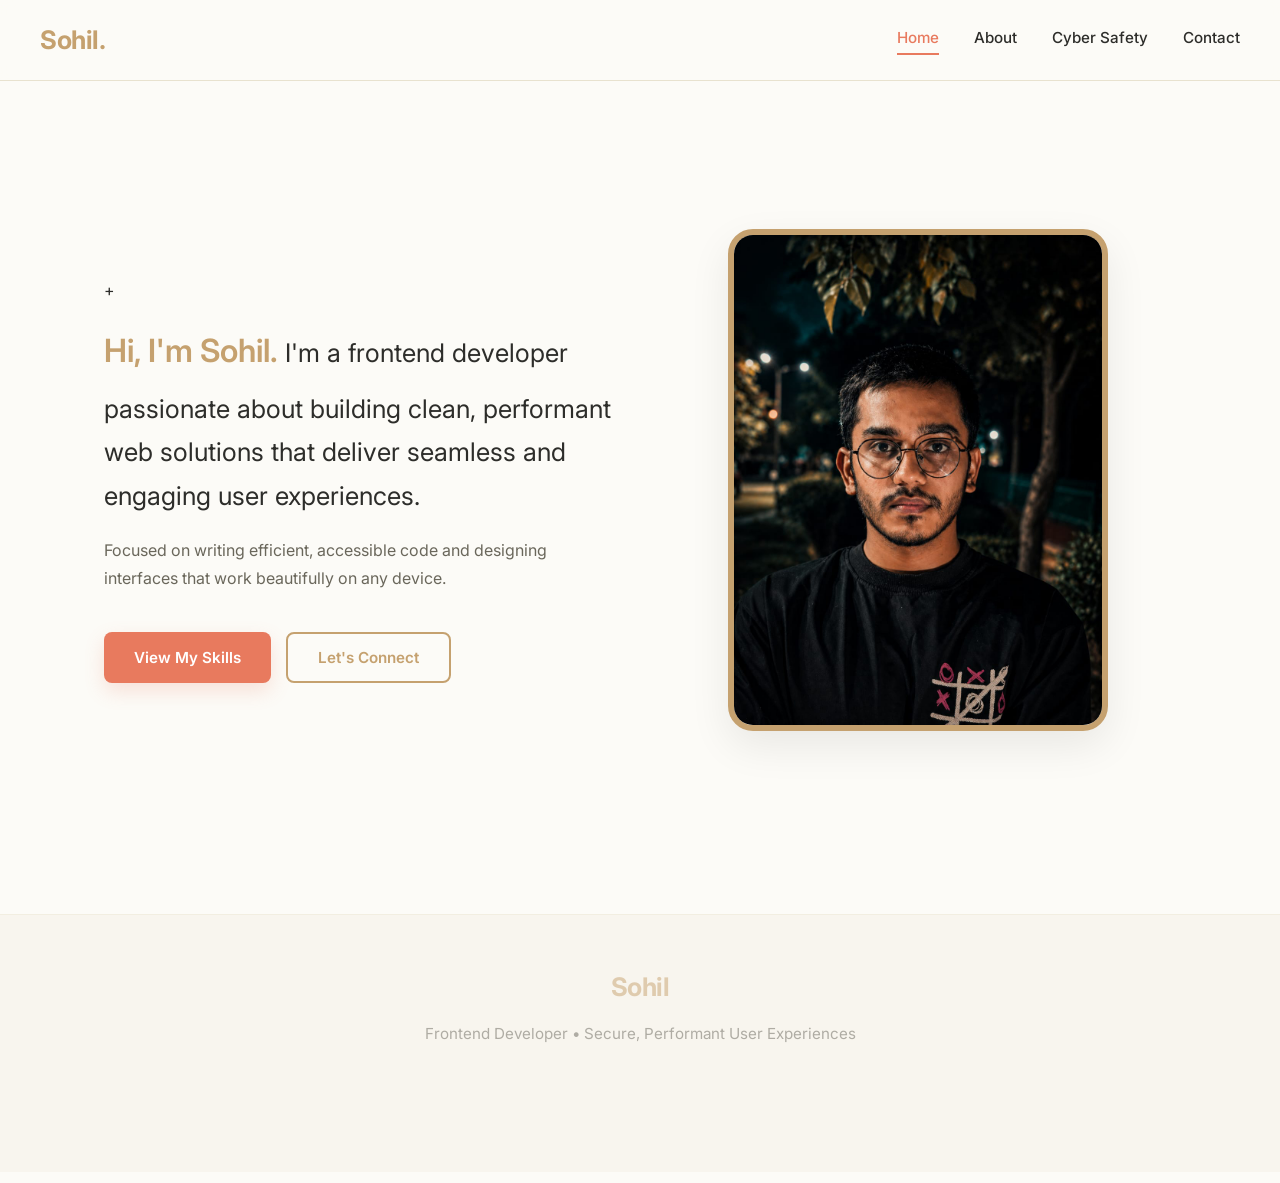
<file: index.html>
<!DOCTYPE html>
<html lang="en">
<head>
  <meta charset="UTF-8">
  <meta name="viewport" content="width=device-width, initial-scale=1.0">
  <title>Sohil Portfolio - Home</title>
  <link rel="stylesheet" href="css/style.css">
  <link rel="stylesheet" href="css/responsive.css">
</head>
<body class='homepage'> 
  <nav class='navbar'> 
    <h1>Sohil.</h1>
    <ul> 
      <li> <a href='index.html' class="active"> Home </a> </li>
      <li> <a href='about.html'> About </a> </li>
      <li> <a href='cybersafety.html'> Cyber Safety </a> </li>
      <li> <a href='contact.html'> Contact </a> </li>
    </ul>

    <div class="menu-btn">
      <span></span>
      <span></span>
      <span></span>
    </div>
  </nav>

  <div class="sidebar">
    <ul class="nav-links">
      <li><a href="index.html" class="active">Home</a></li>
      <li><a href="about.html">About</a></li>
      <li><a href="cybersafety.html">Cyber Safety</a></li>
      <li><a href="contact.html">Contact</a></li>
    </ul>
  </div>

  <main class="home-main"> 
    <div class="home-content">+
      

      <h2>
        <span>Hi, I'm Sohil.</span> <br />
        I'm a frontend developer passionate about building clean, performant web solutions 
        that deliver seamless and engaging user experiences.
      </h2>
      
      <p>Focused on writing efficient, accessible code and designing interfaces that work beautifully on any device.</p>

      <div class="home-button"> 
        <button class="btn primary" onclick="window.location.href='about.html'">View My Skills</button>
        <button class="btn secondary" onclick="window.location.href='contact.html'">Let's Connect</button>
      </div>
    </div>

    <div class="home-image-container">
      <img src="images/sohil.jpeg" alt="Sohil Portrait" class="home-image">
    </div>
  </main>

  <footer class="footer">
    <div class="footer-container">
      <h1>Sohil</h1>
      <p>Frontend Developer • Secure, Performant User Experiences</p>

      <p class="copyright">
        © 2026 Sohil. All rights reserved.
      </p>
    </div>
  </footer>

  <script src="https://cdnjs.cloudflare.com/ajax/libs/gsap/3.12.5/gsap.min.js"></script>
  <script src="js/script.js"></script>
</body>
</html>
</file>
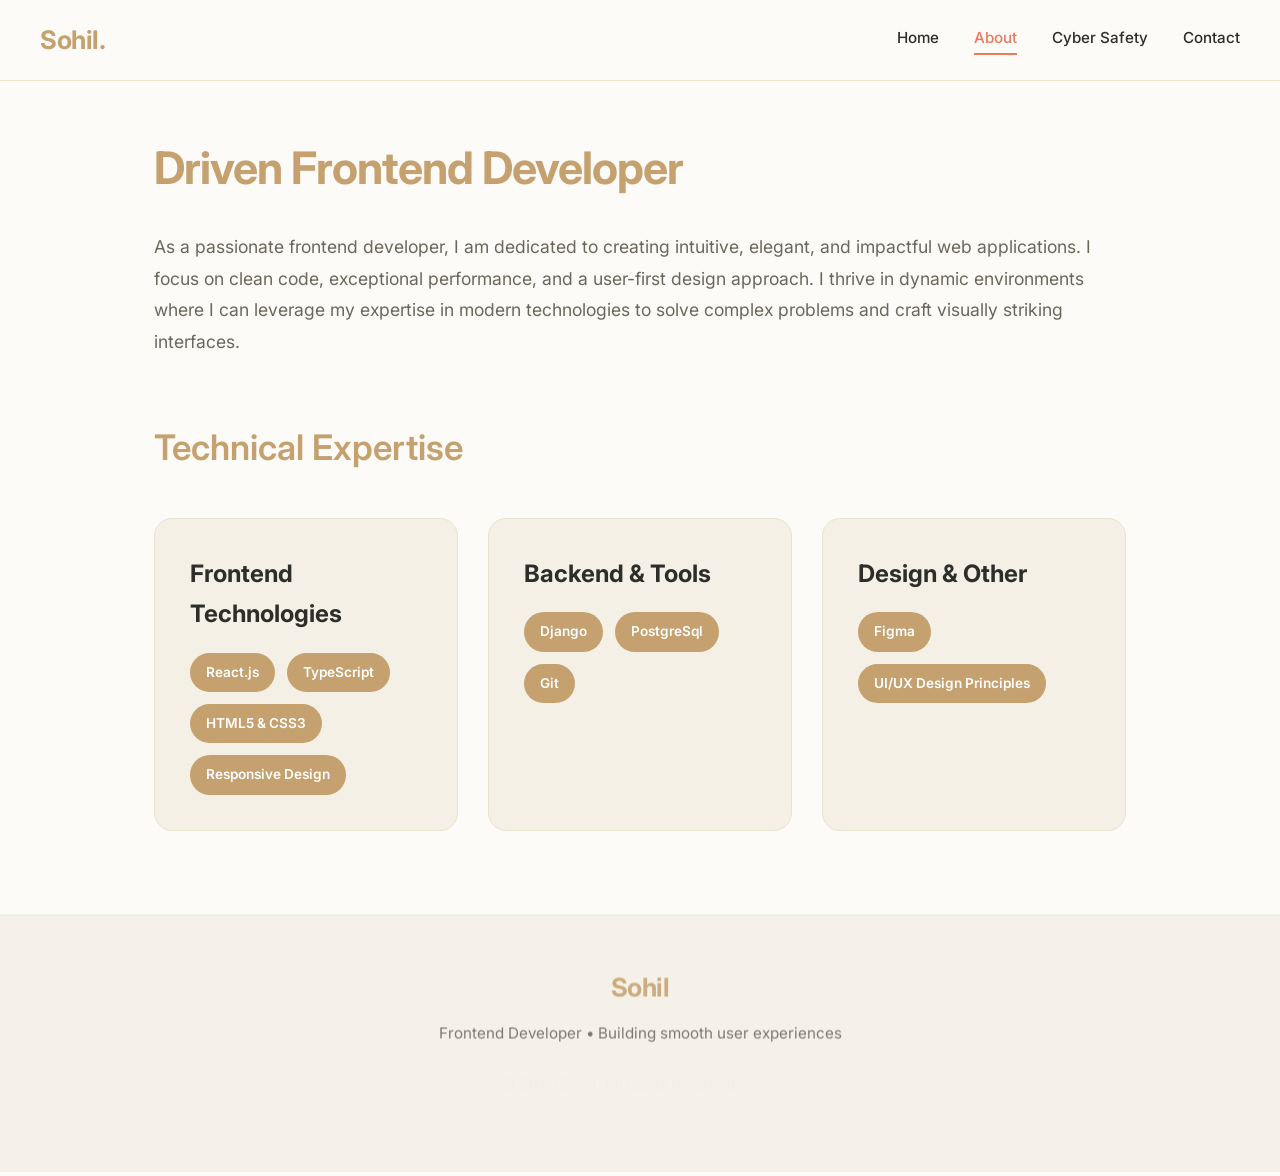
<file: about.html>
<!DOCTYPE html>
<html lang="en">
<head>
  <meta charset="UTF-8">
  <meta name="viewport" content="width=device-width, initial-scale=1.0">
  <title>Sohil Portfolio - About</title>
  <link rel="stylesheet" href="css/style.css">
  <link rel="stylesheet" href="css/responsive.css">
</head>
<body class='about'> 
  <nav class='navbar'> 
    <h1>Sohil.</h1>
    <ul> 
      <li> <a href='index.html'> Home </a> </li>
      <li> <a href='about.html' class="active"> About </a> </li>
      <li> <a href='cybersafety.html'> Cyber Safety </a> </li>
      <li> <a href='contact.html'> Contact </a> </li>
    </ul>

    <div class="menu-btn">
      <span></span>
      <span></span>
      <span></span>
    </div>
  </nav>

  <div class="sidebar">
    <ul class="nav-links">
      <li><a href="index.html">Home</a></li>
      <li><a href="about.html" class="active">About</a></li>
      <li><a href="cybersafety.html">Cyber Safety</a></li>
      <li><a href="contact.html">Contact</a></li>
    </ul>
  </div>

  <div class='about-main'>
    <div class='about-me'> 
       <h1> Driven Frontend Developer </h1>
       <p> 
         As a passionate frontend developer, I am dedicated to creating intuitive, elegant, and impactful web applications. I focus on clean code, exceptional performance, and a user-first design approach. I thrive in dynamic environments where I can leverage my expertise in modern technologies to solve complex problems and craft visually striking interfaces.
       </p>
    </div>
    
    <div class="skills-container">
      <h2>Technical Expertise</h2>
      <div class="skills-grid">
        
        <div class="skill-card">
          <h3>Frontend Technologies</h3>
          <div class="skill-tags">
            <span class="skill-tag">React.js</span>
            <span class="skill-tag">TypeScript</span>
            <span class="skill-tag">HTML5 & CSS3</span>
            <span class="skill-tag">Responsive Design</span>
          </div>
        </div>

        <div class="skill-card">
          <h3>Backend & Tools</h3>
          <div class="skill-tags">
            <span class="skill-tag">Django</span>
            <span class="skill-tag">PostgreSql</span>
            <span class="skill-tag">Git</span>
          </div>
        </div>

        <div class="skill-card">
          <h3>Design & Other</h3>
          <div class="skill-tags">
            <span class="skill-tag">Figma</span>
            <span class="skill-tag">UI/UX Design Principles</span>
          </div>
        </div>

      </div>
    </div>
  </div>

  <footer class="footer">
    <div class="footer-container">
      <h1>Sohil</h1>
      <p>Frontend Developer • Building smooth user experiences</p>
      <p class="copyright">© 2026 Sohil. All rights reserved.</p>
    </div>
  </footer>
  
  <script src="https://cdnjs.cloudflare.com/ajax/libs/gsap/3.12.5/gsap.min.js"></script>
  <script src="js/script.js"></script>
</body>
</html>
</file>
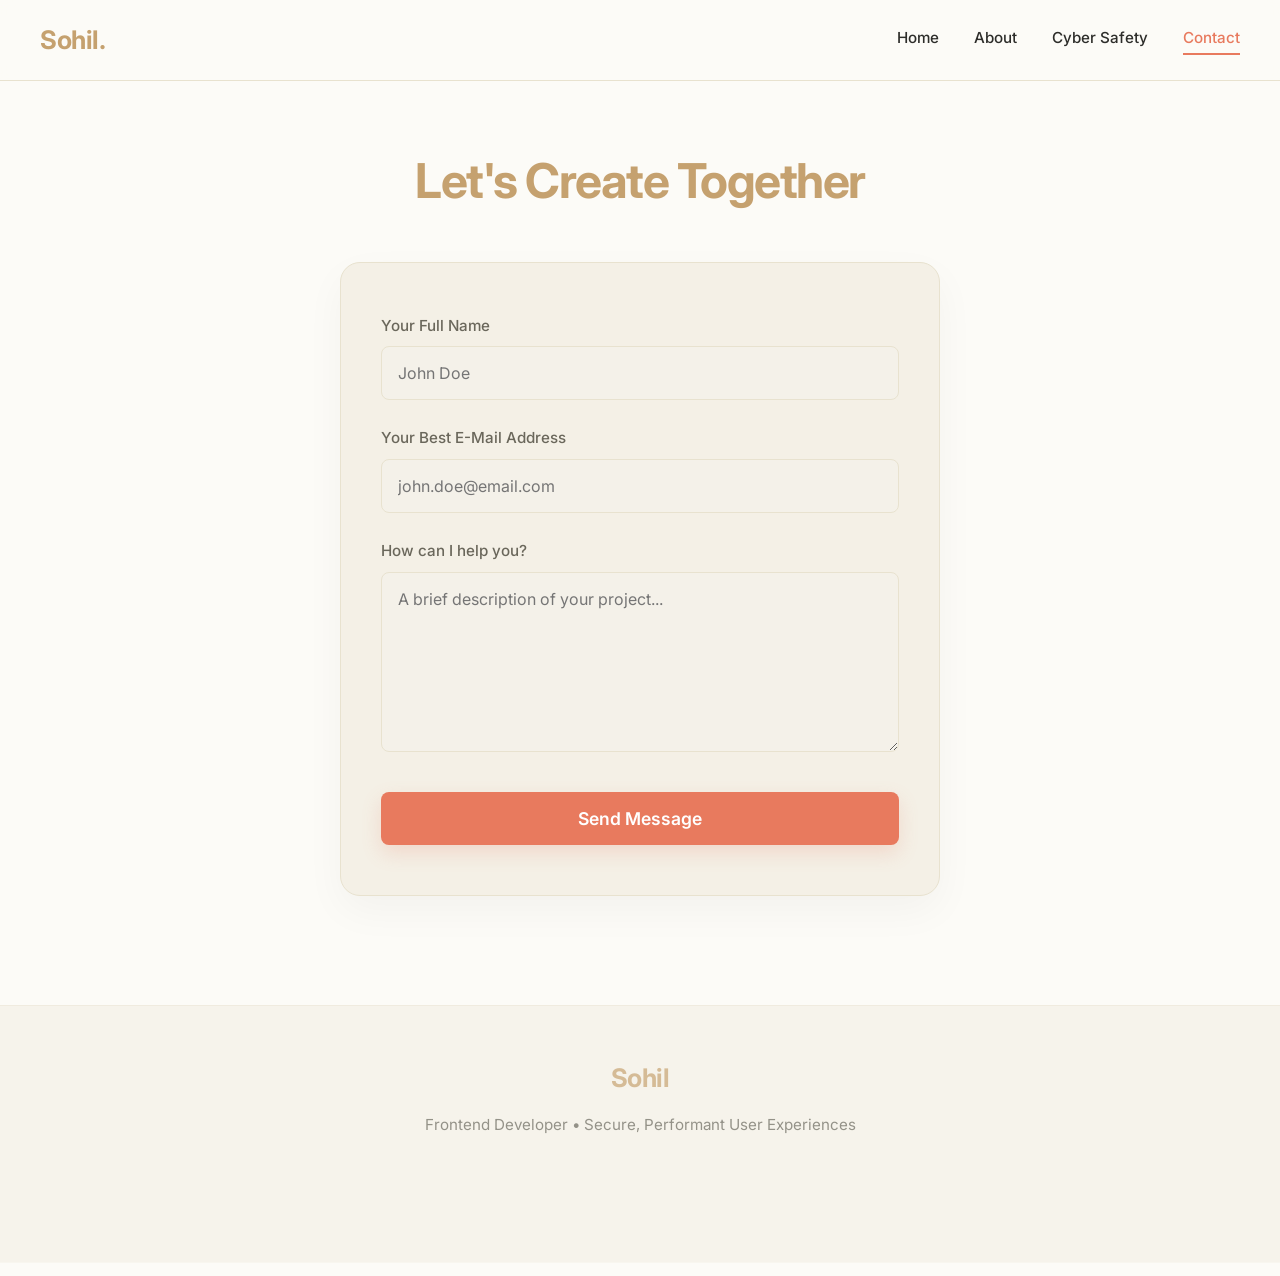
<file: contact.html>
<!DOCTYPE html>
<html lang="en">
<head>
  <meta charset="UTF-8">
  <meta name="viewport" content="width=device-width, initial-scale=1.0">
  <title>Sohil Portfolio - Contact</title>
  <link rel="stylesheet" href="css/style.css">
  <link rel="stylesheet" href="css/responsive.css">
</head>
<body class="contact"> 
  <nav class='navbar'> 
    <h1>Sohil.</h1>
    <ul> 
      <li> <a href='index.html'> Home </a> </li>
      <li> <a href='about.html'> About </a> </li>
      <li> <a href='cybersafety.html'> Cyber Safety </a> </li>
      <li> <a href='contact.html' class="active"> Contact </a> </li>
    </ul>

    <div class="menu-btn">
      <span></span>
      <span></span>
      <span></span>
    </div>
  </nav>

  <div class="sidebar">
    <ul class="nav-links">
      <li><a href="index.html">Home</a></li>
      <li><a href="about.html">About</a></li>
      <li><a href="cybersafety.html">Cyber Safety</a></li>
      <li><a href="contact.html" class="active">Contact</a></li>
    </ul>
  </div>
  
  <main class="contact-main">
    <div class="form-container">
      <h1>Let's Create Together</h1>
      
      <form class="form" onsubmit="event.preventDefault();">
        <div class="input-group">
          <label class="label" for="name">Your Full Name</label>
          <input class="input" type="text" id="name" placeholder="John Doe" required>
        </div>
        
        <div class="input-group">
          <label class="label" for="email">Your Best E-Mail Address</label>
          <input class="input" type="email" id="email" placeholder="john.doe@email.com" required>
        </div>
        
        <div class="input-group">
          <label class="label" for="message">How can I help you?</label>
          <textarea class="textarea" id="message" placeholder="A brief description of your project..." required></textarea> 
        </div>
        
        <button type="submit" class="btn primary contact-btn">Send Message</button>
      </form>
    </div>
  </main>

  <footer class="footer">
    <div class="footer-container">
      <h1>Sohil</h1>
      <p>Frontend Developer • Secure, Performant User Experiences</p>
      <p class="copyright">© 2026 Sohil. All rights reserved.</p>
    </div>
  </footer>

  <script src="https://cdnjs.cloudflare.com/ajax/libs/gsap/3.12.5/gsap.min.js"></script>
  <script src="js/script.js"></script>
</body>
</html>
</file>
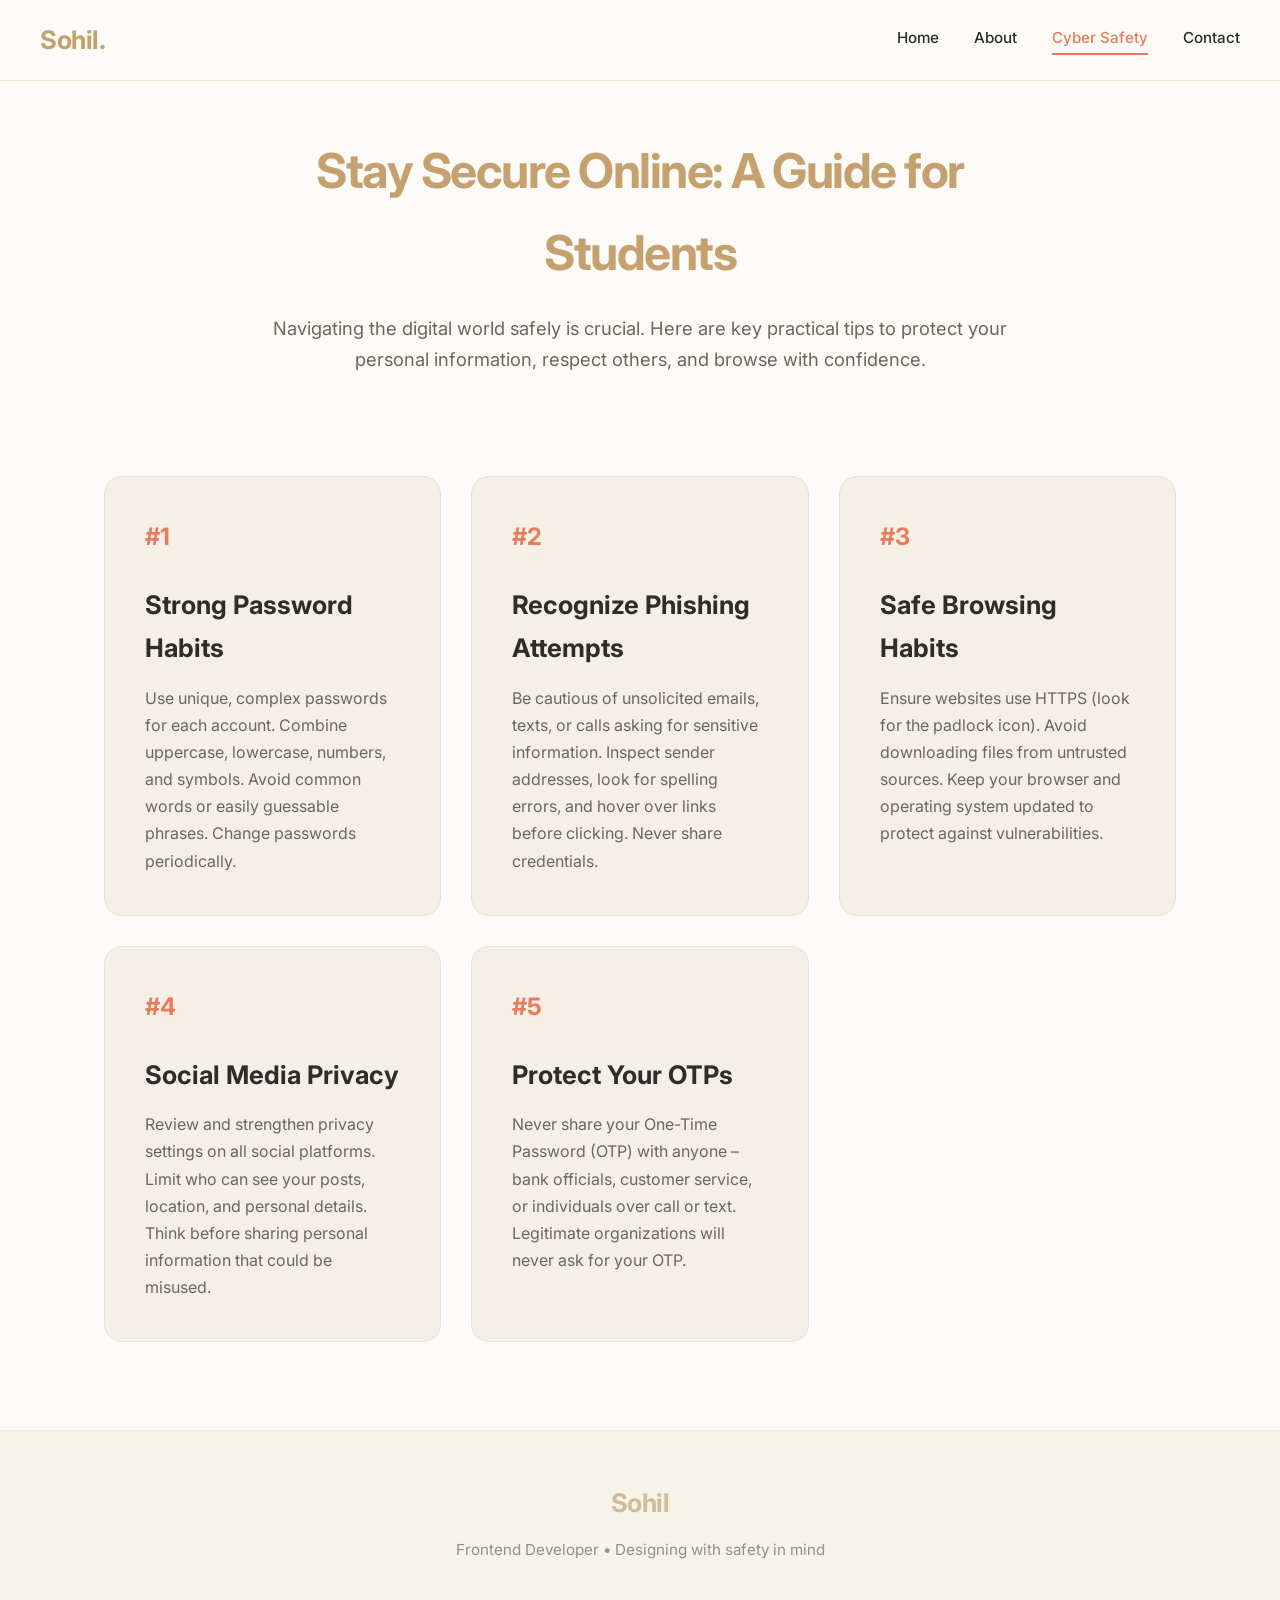
<file: cyberSafety.html>
<!DOCTYPE html>
<html lang="en">
<head>
  <meta charset="UTF-8">
  <meta name="viewport" content="width=device-width, initial-scale=1.0">
  <title>Sohil Portfolio - Cyber Safety Essentials</title>
  <link rel="stylesheet" href="css/style.css">
  <link rel="stylesheet" href="css/responsive.css">
</head>
<body class="cybersafety"> 
  <nav class='navbar'> 
    <h1>Sohil.</h1>
    <ul> 
      <li> <a href='index.html'> Home </a> </li>
      <li> <a href='about.html'> About </a> </li>
      <li> <a href='cybersafety.html' class="active"> Cyber Safety </a> </li>
      <li> <a href='contact.html'> Contact </a> </li>
    </ul>

    <div class="menu-btn">
      <span></span>
      <span></span>
      <span></span>
    </div>
  </nav>

  <div class="sidebar">
    <ul class="nav-links">
      <li><a href="index.html">Home</a></li>
      <li><a href="about.html">About</a></li>
      <li><a href="cybersafety.html" class="active">Cyber Safety</a></li>
      <li><a href="contact.html">Contact</a></li>
    </ul>
  </div>

  <main class="cybersafety-main">
    <div class="cybersafety-intro">
      <h1>Stay Secure Online: A Guide for Students</h1>
      <p>Navigating the digital world safely is crucial. Here are key practical tips to protect your personal information, respect others, and browse with confidence.</p>
    </div>

    <div class="safety-grid">
      
      <div class="safety-card">
        <span class="safety-card-num">#1</span>
        <h3>Strong Password Habits</h3>
        <p>Use unique, complex passwords for each account. Combine uppercase, lowercase, numbers, and symbols. Avoid common words or easily guessable phrases. Change passwords periodically.</p>
      </div>

      <div class="safety-card">
        <span class="safety-card-num">#2</span>
        <h3>Recognize Phishing Attempts</h3>
        <p>Be cautious of unsolicited emails, texts, or calls asking for sensitive information. Inspect sender addresses, look for spelling errors, and hover over links before clicking. Never share credentials.</p>
      </div>

      <div class="safety-card">
        <span class="safety-card-num">#3</span>
        <h3>Safe Browsing Habits</h3>
        <p>Ensure websites use HTTPS (look for the padlock icon). Avoid downloading files from untrusted sources. Keep your browser and operating system updated to protect against vulnerabilities.</p>
      </div>

      <div class="safety-card">
        <span class="safety-card-num">#4</span>
        <h3>Social Media Privacy</h3>
        <p>Review and strengthen privacy settings on all social platforms. Limit who can see your posts, location, and personal details. Think before sharing personal information that could be misused.</p>
      </div>

      <div class="safety-card">
        <span class="safety-card-num">#5</span>
        <h3>Protect Your OTPs</h3>
        <p>Never share your One-Time Password (OTP) with anyone – bank officials, customer service, or individuals over call or text. Legitimate organizations will never ask for your OTP.</p>
      </div>

    </div>
  </main>
  
  <footer class="footer">
    <div class="footer-container">
      <h1>Sohil</h1>
      <p>Frontend Developer • Designing with safety in mind</p>
      <p class="copyright">© 2026 Sohil. All rights reserved.</p>
    </div>
  </footer>

  <script src="https://cdnjs.cloudflare.com/ajax/libs/gsap/3.12.5/gsap.min.js"></script>
  <script src="js/script.js"></script>
</body>
</html>
</file>
<file: css/style.css>
@import url('https://fonts.googleapis.com/css2?family=Inter:ital,wght@0,300;0,400;0,500;0,600;0,700;0,800;0,900;1,300;1,400;1,500;1,600;1,700;1,800;1,900&display=swap');

:root {
  --clr-bg: #FCFBF7;       /* Creamy warm white */
  --clr-bg-alt: #F4F0E6;   /* Slightly deeper warm cream for alt sections/cards */
  --clr-text: #2D2D2A;     /* Deep warm gray/charcoal */
  --clr-muted-text: #6A675B; /* Medium warm gray for descriptions */
  --clr-accent: #C5A16F;   /* Soft gold/bronze */
  --clr-highlight: #E87A5E; /* Terracotta/deep sunset orange */
  --clr-highlight-hover: #D86B4D; /* Darker terracotta */
  --clr-card-border: #E8E2CF; /* Light cream/gold border */
  --clr-form-field: #F4F1E9; /* Very light cream form backgrounds */
}

* {
  margin: 0;
  padding: 0;
  box-sizing: border-box;
}

body {
  font-family: "Inter", sans-serif;
  background-color: var(--clr-bg);
  color: var(--clr-text);
  line-height: 1.7;
  overflow-x: hidden;
}

/* NAVBAR */
.navbar {
  display: flex;
  justify-content: space-between; 
  align-items: center;
  padding: 18px 40px;
  position: fixed;
  top: 0;
  left: 0;
  width: 100%;
  z-index: 1000;
  background: rgba(252, 251, 247, 0.9); /* clr-bg with transparency */
  backdrop-filter: blur(8px);
  border-bottom: 1px solid var(--clr-card-border);
}

.navbar h1 {
  color: var(--clr-accent);
  font-size: 1.6rem;
  font-weight: 700;
  cursor: pointer;
  letter-spacing: -0.5px;
}

.navbar ul {
  display: flex;
  gap: 35px;
  list-style: none;
}

.navbar ul li a {
  position: relative;          
  display: inline-block;      
  text-decoration: none;
  color: var(--clr-text);
  font-weight: 500;
  font-size: 0.95rem;
  transition: 0.3s;
  padding-bottom: 4px; /* Space for underline */
}

.navbar ul li a::after {
  content: "";
  position: absolute;
  left: 0;
  bottom: 0px;              
  width: 0%;
  height: 2px;
  background-color: var(--clr-highlight);
  transition: width 0.3s ease;
}

.navbar ul li a:hover::after, .navbar ul li a.active::after {
  width: 100%;
}

.navbar ul li a:hover, .navbar ul li a.active {
  color: var(--clr-highlight);
}

.menu-btn {
  display: none;
  flex-direction: column;
  gap: 6px;
  cursor: pointer;
}

.menu-btn span {
  width: 28px;
  height: 3px;
  background: var(--clr-accent);
  display: block;
  transition: 0.3s;
  border-radius: 2px;
}

/* SIDEBAR (Warm tones) */
.sidebar {
  position: fixed;
  top: 0;
  right: 0; 
  width: 280px;
  height: 100vh;
  background: rgba(244, 240, 230, 0.98); /* clr-bg-alt with transparency */
  backdrop-filter: blur(10px);
  z-index: 999;
  padding-top: 100px;
  transform: translateX(100%); /* Start closed */
  transition: transform 0.5s ease-in-out;
}

.sidebar ul {
  list-style: none;
  padding: 30px;
  display: flex;
  flex-direction: column;
  gap: 25px;
}

.sidebar ul li a {
  color: var(--clr-text);
  text-decoration: none;
  font-size: 1.1rem;
  font-weight: 600;
  transition: color 0.3s ease;
}

.sidebar ul li a:hover, .sidebar ul li a.active {
  color: var(--clr-highlight);
}

/* HOMEPAGE - Stylized layout and person.avif */
.homepage {
  background-color: var(--clr-bg);
}

.home-main {
  min-height: 100vh;
  display: flex;
  justify-content: space-between;
  align-items: center;
  padding: 120px 5% 60px;
  max-width: 1200px;
  margin: 0 auto;
  gap: 40px; /* Space between content and image */
}

/* Home page image styling */
.home-image-container {
  flex: 1;
  display: flex;
  justify-content: center;
  align-items: center;
}

.home-image {
  width: 100%;
  max-width: 380px; /* Adjust size */
  height: auto;
  border-radius: 25px; /* Softer rounded corners */
  border: 6px solid var(--clr-accent);
  box-shadow: 0 15px 40px rgba(0, 0, 0, 0.08); /* Soft shadow */
  object-fit: cover;
  transition: transform 0.3s ease, border-color 0.3s ease;
}

.home-image:hover {
  transform: scale(1.02);
  border-color: var(--clr-highlight);
}

/* Home content text styling */
.home-content {
  flex: 1;
  display: flex;
  flex-direction: column;
  gap: 20px;
  text-align: left; /* Keep text left aligned on home */
}

.home-main h1 {
  color: var(--clr-accent);
  font-size: clamp(2.5rem, 5vw, 4rem);
  font-weight: 800;
  letter-spacing: -1.5px;
  line-height: 1.1;
}

.home-main h2 {
  color: var(--clr-text);
  font-size: clamp(1.2rem, 2vw, 1.6rem);
  font-weight: 400;
}

.home-main h2 span {
  display: inline-block;
  color: var(--clr-accent);
  font-size: clamp(1.6rem, 2.5vw, 2.2rem);
  font-weight: 600;
  margin-bottom: 8px;
}

.home-main h2 br {
  display: none; /* Hide breaks for tighter layout */
}

.home-main p {
  color: var(--clr-muted-text);
  font-size: 1rem;
  max-width: 600px;
}

/* BUTTONS (Warm, modern style) */
.home-button {
  display: flex;
  gap: 15px;
  margin-top: 20px;
}

.btn {
  padding: 14px 30px;
  border-radius: 8px;
  font-weight: 600;
  cursor: pointer;
  border: none;
  transition: all 0.3s ease;
  font-family: inherit;
  font-size: 0.95rem;
}

.btn.primary {
  background: var(--clr-highlight);
  color: white;
  box-shadow: 0 8px 20px rgba(232, 122, 94, 0.2);
}

.btn.primary:hover {
  transform: translateY(-2px);
  background: var(--clr-highlight-hover);
  box-shadow: 0 10px 25px rgba(232, 122, 94, 0.3);
}

.btn.secondary {
  background: transparent;
  color: var(--clr-accent);
  border: 2px solid var(--clr-accent);
}

.btn.secondary:hover {
  background: rgba(197, 161, 111, 0.05); /* clr-accent with trans */
  color: var(--clr-highlight);
  border-color: var(--clr-highlight);
}

/* ABOUT PAGE */
.about {
  min-height: 100vh;
}

.about-main {
  padding: 130px 5% 80px;
  display: flex;
  flex-direction: column;
  gap: 60px;
  max-width: 1100px;
  margin: 0 auto;
}

.about-me h1 {
  font-size: 2.8rem;
  color: var(--clr-accent);
  margin-bottom: 25px;
  font-weight: 700;
  letter-spacing: -1px;
}

.about-me p {
  color: var(--clr-muted-text);
  line-height: 1.8;
  font-size: 1.1rem;
}

/* SKILLS CARDS */
.skills-container h2 {
  font-size: 2.2rem;
  color: var(--clr-accent);
  margin-bottom: 40px;
  font-weight: 600;
}

.skills-grid {
  display: grid;
  grid-template-columns: repeat(auto-fit, minmax(300px, 1fr));
  gap: 30px;
}

.skill-card {
  background: var(--clr-bg-alt);
  padding: 35px;
  border-radius: 18px;
  border: 1px solid var(--clr-card-border);
  transition: transform 0.3s ease, box-shadow 0.3s ease, border-color 0.3s ease;
  cursor: default;
}

.skill-card:hover {
  transform: translateY(-5px);
  box-shadow: 0 12px 30px rgba(0, 0, 0, 0.05);
  border-color: var(--clr-highlight);
}

.skill-card h3 {
  color: var(--clr-text);
  font-size: 1.5rem;
  margin-bottom: 18px;
}

.skill-tags {
  display: flex;
  flex-wrap: wrap;
  gap: 12px;
}

.skill-tag {
  background: var(--clr-accent); /* Small warm accent on tag */
  color: white;
  padding: 8px 16px;
  border-radius: 20px;
  font-size: 0.85rem;
  font-weight: 600;
}

/* CYBER SAFETY PAGE - Cards and specific points */
.cybersafety {
  min-height: 100vh;
}

.cybersafety-main {
  padding: 130px 5% 80px;
  display: flex;
  flex-direction: column;
  gap: 60px;
  max-width: 1200px;
  margin: 0 auto;
}

.cybersafety-intro {
  text-align: center;
  max-width: 800px;
  margin: 0 auto;
}

.cybersafety-intro h1 {
  font-size: 3rem;
  color: var(--clr-accent);
  margin-bottom: 20px;
  letter-spacing: -1.5px;
}

.cybersafety-intro p {
  font-size: 1.15rem;
  color: var(--clr-muted-text);
  margin-bottom: 40px;
}

.safety-grid {
  display: grid;
  grid-template-columns: repeat(auto-fit, minmax(320px, 1fr));
  gap: 30px;
}

.safety-card {
  background: var(--clr-bg-alt);
  padding: 40px;
  border-radius: 18px;
  border: 1px solid var(--clr-card-border);
  transition: all 0.3s ease;
  cursor: default;
  display: flex;
  flex-direction: column;
  gap: 15px;
}

.safety-card:hover {
  transform: translateY(-5px);
  box-shadow: 0 15px 35px rgba(0, 0, 0, 0.05);
  border-color: var(--clr-highlight);
}

.safety-card-num {
  font-size: 1.5rem;
  color: var(--clr-highlight);
  font-weight: 700;
  margin-bottom: 10px;
}

.safety-card h3 {
  color: var(--clr-text);
  font-size: 1.6rem;
}

.safety-card p {
  color: var(--clr-muted-text);
  font-size: 1rem;
  line-height: 1.7;
}

/* CONTACT PAGE (Warm, completed form) */
.contact-main {
  min-height: 100vh;
  display: flex;
  justify-content: center;
  align-items: center;
  padding: 140px 5% 100px;
}

.form-container {
  width: 100%;
  max-width: 600px;
}

.form-container h1 {
  color: var(--clr-accent);
  text-align: center;
  margin-bottom: 40px;
  font-size: 3rem;
  letter-spacing: -1.5px;
}

.form {
  display: flex;
  flex-direction: column;
  gap: 25px;
  background: var(--clr-bg-alt);
  padding: 50px 40px;
  border-radius: 20px;
  border: 1px solid var(--clr-card-border);
  box-shadow: 0 15px 40px rgba(0, 0, 0, 0.04);
}

.input-group {
  display: flex;
  flex-direction: column;
  gap: 8px;
}

.label {
  color: var(--clr-muted-text);
  font-size: 0.95rem;
  font-weight: 500;
}

.input, .textarea {
  width: 100%;
  padding: 16px;
  border-radius: 8px;
  border: 1px solid var(--clr-card-border);
  background: var(--clr-form-field);
  color: var(--clr-text);
  font-family: inherit;
  font-size: 1rem;
  outline: none;
  transition: border-color 0.3s ease, background 0.3s ease;
}

.input:focus, .textarea:focus {
  border-color: var(--clr-highlight);
  background: var(--clr-bg);
}

.textarea {
  height: 180px;
  resize: vertical;
}

.contact-btn {
  background: var(--clr-highlight);
  color: white;
  border: none;
  padding: 16px 30px;
  border-radius: 8px;
  font-size: 1.1rem;
  font-weight: 600;
  cursor: pointer;
  transition: all 0.3s ease;
  font-family: inherit;
  margin-top: 15px;
}

.contact-btn:hover {
  background: var(--clr-highlight-hover);
  transform: translateY(-2px);
}

/* FOOTER (Warm and clean) */
.footer {
  background-color: var(--clr-bg-alt);
  color: var(--clr-muted-text);
  text-align: center;
  padding: 50px 40px;
  border-top: 1px solid var(--clr-card-border);
}

.footer h1 {
  color: var(--clr-accent);
  font-size: 1.6rem;
  margin-bottom: 12px;
  letter-spacing: -0.5px;
}

.footer p {
  font-size: 0.95rem;
  margin-bottom: 25px;
}

.copyright {
  opacity: 0.8;
  font-size: 0.85rem;
}
</file>
<file: css/responsive.css>
@media (max-width: 900px) {
  /* NAVBAR */
  .navbar ul {
    display: none;
  }

  .menu-btn {
    display: flex;
  }

  /* SIDEBAR OPEN */
  .sidebar.open {
    transform: translateX(0);
  }

  /* HOMEPAGE Stack */
  .home-main {
    flex-direction: column-reverse; /* Put image above text on mobile */
    text-align: center;
    justify-content: center;
    padding-top: 140px;
    gap: 30px;
  }

  .home-content {
    align-items: center; /* Center buttons/p on mobile */
    text-align: center;
  }

  .home-main h1 {
    font-size: 2.8rem;
  }

  .home-main h2 br {
    display: block; /* Show break for stacked text */
  }

  .home-image {
    max-width: 320px;
  }
}

@media (max-width: 768px) {
  /* Padding adjustments */
  .about-main, .cybersafety-main, .contact-main {
    padding: 110px 5% 60px;
  }

  /* Typography scales */
  .about-me h1 {
    font-size: 2.2rem;
  }

  .skills-container h2 {
    font-size: 1.8rem;
  }

  .cybersafety-intro h1 {
    font-size: 2.5rem;
  }

  .cybersafety-intro p {
    font-size: 1rem;
  }

  .safety-grid {
    grid-template-columns: 1fr;
  }

  /* Contact Form internal padding */
  .form {
    padding: 30px 20px;
  }

  .form-container h1 {
    font-size: 2.5rem;
  }

  /* Footer stack */
  .footer {
    padding: 40px 20px;
  }
}
</file>
